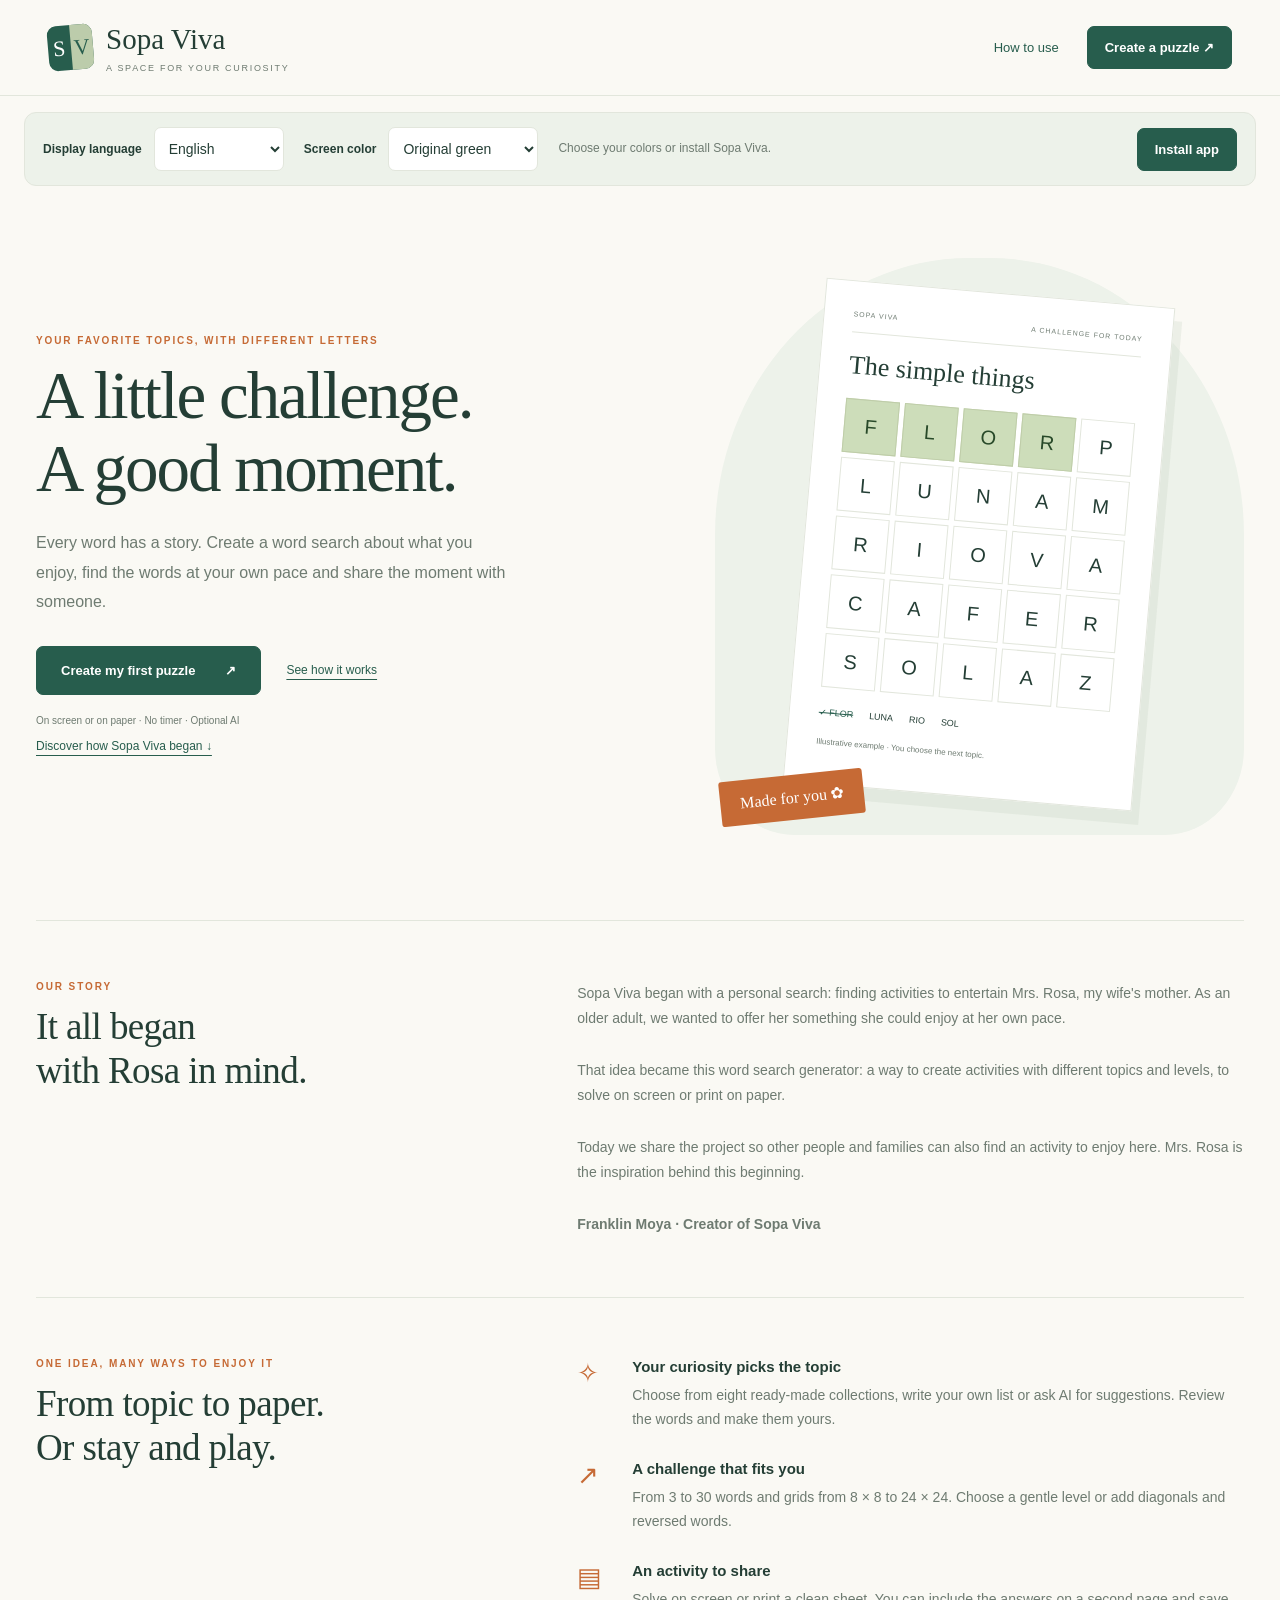
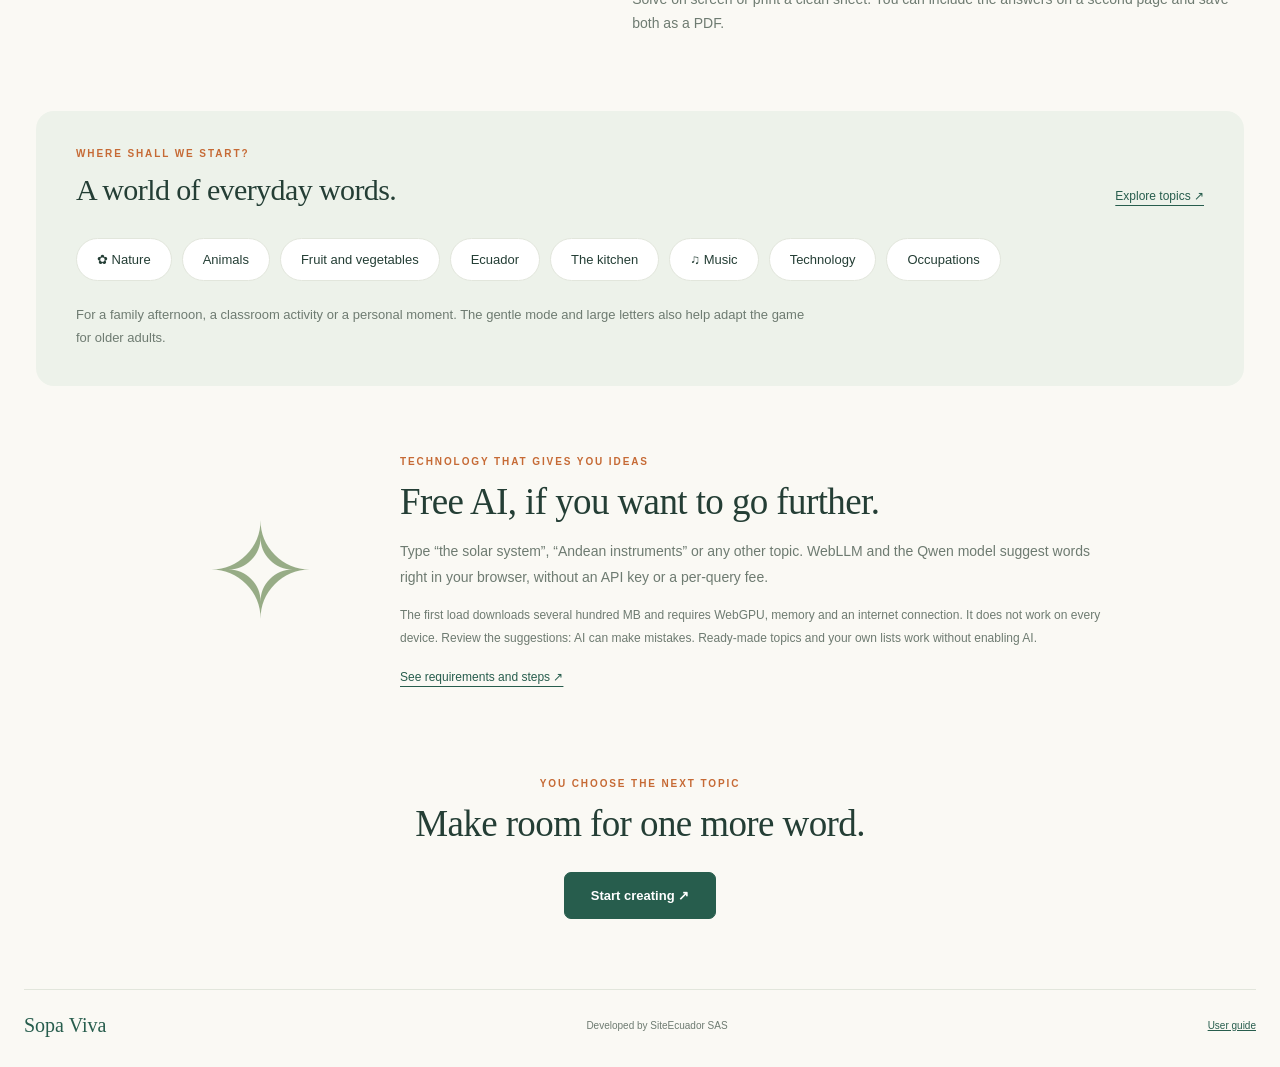
<file: index.html>
<!doctype html><html lang="es"><head><meta charset="UTF-8"><meta name="viewport" content="width=device-width, initial-scale=1"><meta name="theme-color" content="#275d4d"><meta name="description" content="Sopa Viva: crea sopas de letras temáticas, juega en pantalla o imprime una actividad para compartir. Con IA local gratuita opcional."><title>Sopa Viva · Una palabra a la vez</title><link rel="stylesheet" href="style.css"><link rel="stylesheet" href="pages.css"><link rel="manifest" href="manifest.webmanifest"><link rel="apple-touch-icon" href="icons/apple-touch-icon.png"><meta name="apple-mobile-web-app-capable" content="yes"><meta name="apple-mobile-web-app-title" content="Sopa Viva"><link rel="icon" href="icons/icon-192.png"><link rel="stylesheet" href="themes.css"><script src="theme-init.js"></script><script src="i18n-data.js" defer></script><script src="i18n.js" defer></script><script src="pwa.js" defer></script></head><body>
<header class="top"><a href="./" class="brand"><span class="brand-icon" aria-hidden="true">S<span>V</span></span><span>Sopa Viva<small>UN ESPACIO PARA TU CURIOSIDAD</small></span></a><nav class="page-nav"><a href="como-usar.html">Cómo se usa</a><a href="generador.html" class="primary">Crear una sopa ↗</a></nav></header>
<main class="landing"><section class="hero"><div><p class="eyebrow">TUS TEMAS FAVORITOS, CON OTRAS LETRAS</p><h1>Un pequeño reto.<br>Un buen momento.</h1><p class="hero-copy">Hay historias en cada palabra. Crea una sopa de letras sobre lo que te gusta, encuéntralas a tu ritmo y comparte el momento con alguien más.</p><div class="hero-actions"><a class="primary" href="generador.html">Crear mi primera sopa <span aria-hidden="true">↗</span></a><a class="quiet-link" href="como-usar.html">Ver cómo funciona</a></div><p class="hero-note">En pantalla o en papel · Sin cronómetro · IA opcional</p><a class="quiet-link" href="#historia">Conoce cómo nació Sopa Viva ↓</a></div><div class="hero-art"><div class="paper-demo"><div class="demo-cap"><span>SOPA VIVA</span><span>UN RETO PARA HOY</span></div><h2>Las cosas simples</h2><div class="demo-grid" aria-label="Ejemplo ilustrativo de sopa de letras"><span class="hi">F</span><span class="hi">L</span><span class="hi">O</span><span class="hi">R</span><span>P</span><span>L</span><span>U</span><span>N</span><span>A</span><span>M</span><span>R</span><span>I</span><span>O</span><span>V</span><span>A</span><span>C</span><span>A</span><span>F</span><span>E</span><span>R</span><span>S</span><span>O</span><span>L</span><span>A</span><span>Z</span></div><div class="demo-words"><span>✓ FLOR</span><span>LUNA</span><span>RIO</span><span>SOL</span></div><p>Ejemplo ilustrativo · Tú eliges el próximo tema.</p></div><span class="art-tag">Hecha a tu medida ✿</span></div></section>
<section id="historia" class="experience" aria-labelledby="historia-titulo"><div class="section-intro"><p class="eyebrow">NUESTRA HISTORIA</p><h2 id="historia-titulo">Todo comenzó<br>pensando en Rosa.</h2></div><div class="experience-items"><p>Sopa Viva nació de una búsqueda muy cercana: encontrar actividades para que la Sra. Rosa, la mamá de mi esposa, pudiera entretenerse. Como persona adulta mayor, queríamos ofrecerle una propuesta que pudiera disfrutar a su propio ritmo.</p><p>De esa idea surgió este generador de sopas de letras: una forma de crear actividades con distintos temas y niveles, para resolver en pantalla o imprimir y llevar al papel.</p><p>Hoy compartimos el proyecto para que otras personas y familias también puedan encontrar aquí una actividad para disfrutar. La Sra. Rosa es la inspiración de este comienzo.</p><p><strong>Franklin Moya · Creador de Sopa Viva</strong></p></div></section>
<section class="experience"><div class="section-intro"><p class="eyebrow">UNA IDEA, MUCHAS FORMAS DE DISFRUTARLA</p><h2>Del tema al papel.<br>O quédate a jugar.</h2></div><div class="experience-items"><article><span class="feature-mark">✧</span><div><h3>Tu curiosidad pone el tema</h3><p>Elige entre ocho colecciones preparadas, escribe tu lista o pide sugerencias a la IA. Revisa las palabras y hazlas tuyas.</p></div></article><article><span class="feature-mark">↗</span><div><h3>Un reto a tu medida</h3><p>De 3 a 30 palabras y cuadrículas de 8 × 8 a 24 × 24. Escoge un nivel tranquilo o añade diagonales y palabras al revés.</p></div></article><article><span class="feature-mark">▤</span><div><h3>Una actividad para compartir</h3><p>Resuelve en pantalla o imprime una hoja limpia. Puedes incluir la solución en una segunda página y guardar ambas como PDF.</p></div></article></div></section>
<section class="theme-section"><div class="theme-heading"><div><p class="eyebrow">¿POR DÓNDE EMPEZAMOS?</p><h2>Un mundo de palabras cotidianas.</h2></div><a class="quiet-link" href="generador.html">Explorar los temas ↗</a></div><div class="theme-tags"><span>✿ Naturaleza</span><span>Animales</span><span>Frutas y verduras</span><span>Ecuador</span><span>La cocina</span><span>♫ Música</span><span>Tecnología</span><span>Oficios</span></div><p>Para una tarde en familia, una actividad en clase o un momento personal. El modo tranquilo y la letra grande también permiten adaptar el juego a personas adultas mayores.</p></section>
<section class="ai-section"><div class="ai-symbol" aria-hidden="true">✧</div><div><p class="eyebrow">TECNOLOGÍA QUE TE DA IDEAS</p><h2>IA gratuita, si quieres ir más allá.</h2><p>Escribe «el sistema solar», «instrumentos andinos» o cualquier otro tema. WebLLM y el modelo Qwen sugieren palabras directamente en tu navegador, sin una clave de API ni pago por consulta.</p><p class="hint">La primera carga descarga varios cientos de MB y requiere WebGPU, memoria y conexión. No funciona en todos los equipos. Revisa las sugerencias: la IA puede equivocarse. Los temas preparados y las listas propias funcionan sin activar la IA.</p><a class="quiet-link" href="como-usar.html#ia">Conoce los requisitos y los pasos ↗</a></div></section>
<section class="last-cta"><p class="eyebrow">EL PRÓXIMO TEMA LO ELIGES TÚ</p><h2>Haz espacio para una palabra más.</h2><a class="primary" href="generador.html">Empezar a crear ↗</a></section></main><footer class="footer"><span class="brand-name">Sopa Viva</span><span>Desarrollado por SiteEcuador SAS</span><a href="como-usar.html">Guía de uso</a></footer></body></html>
</file>
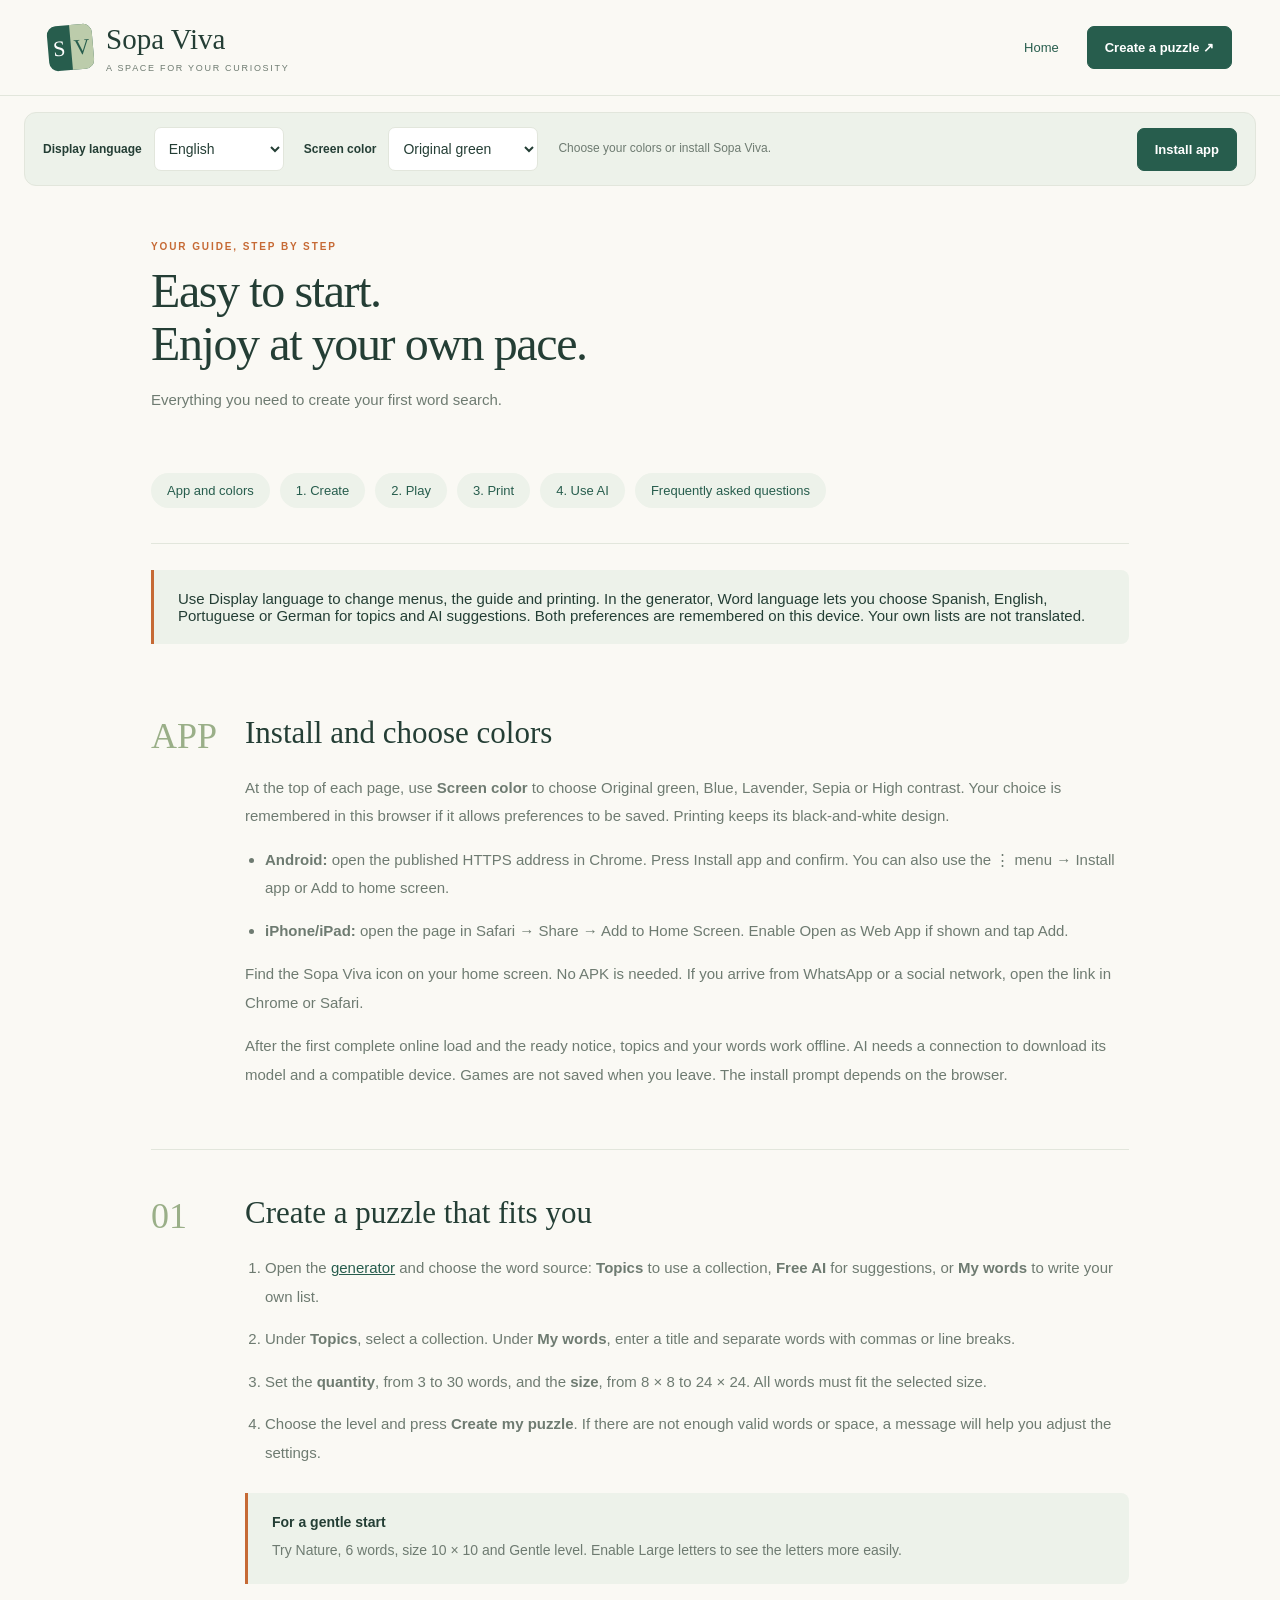
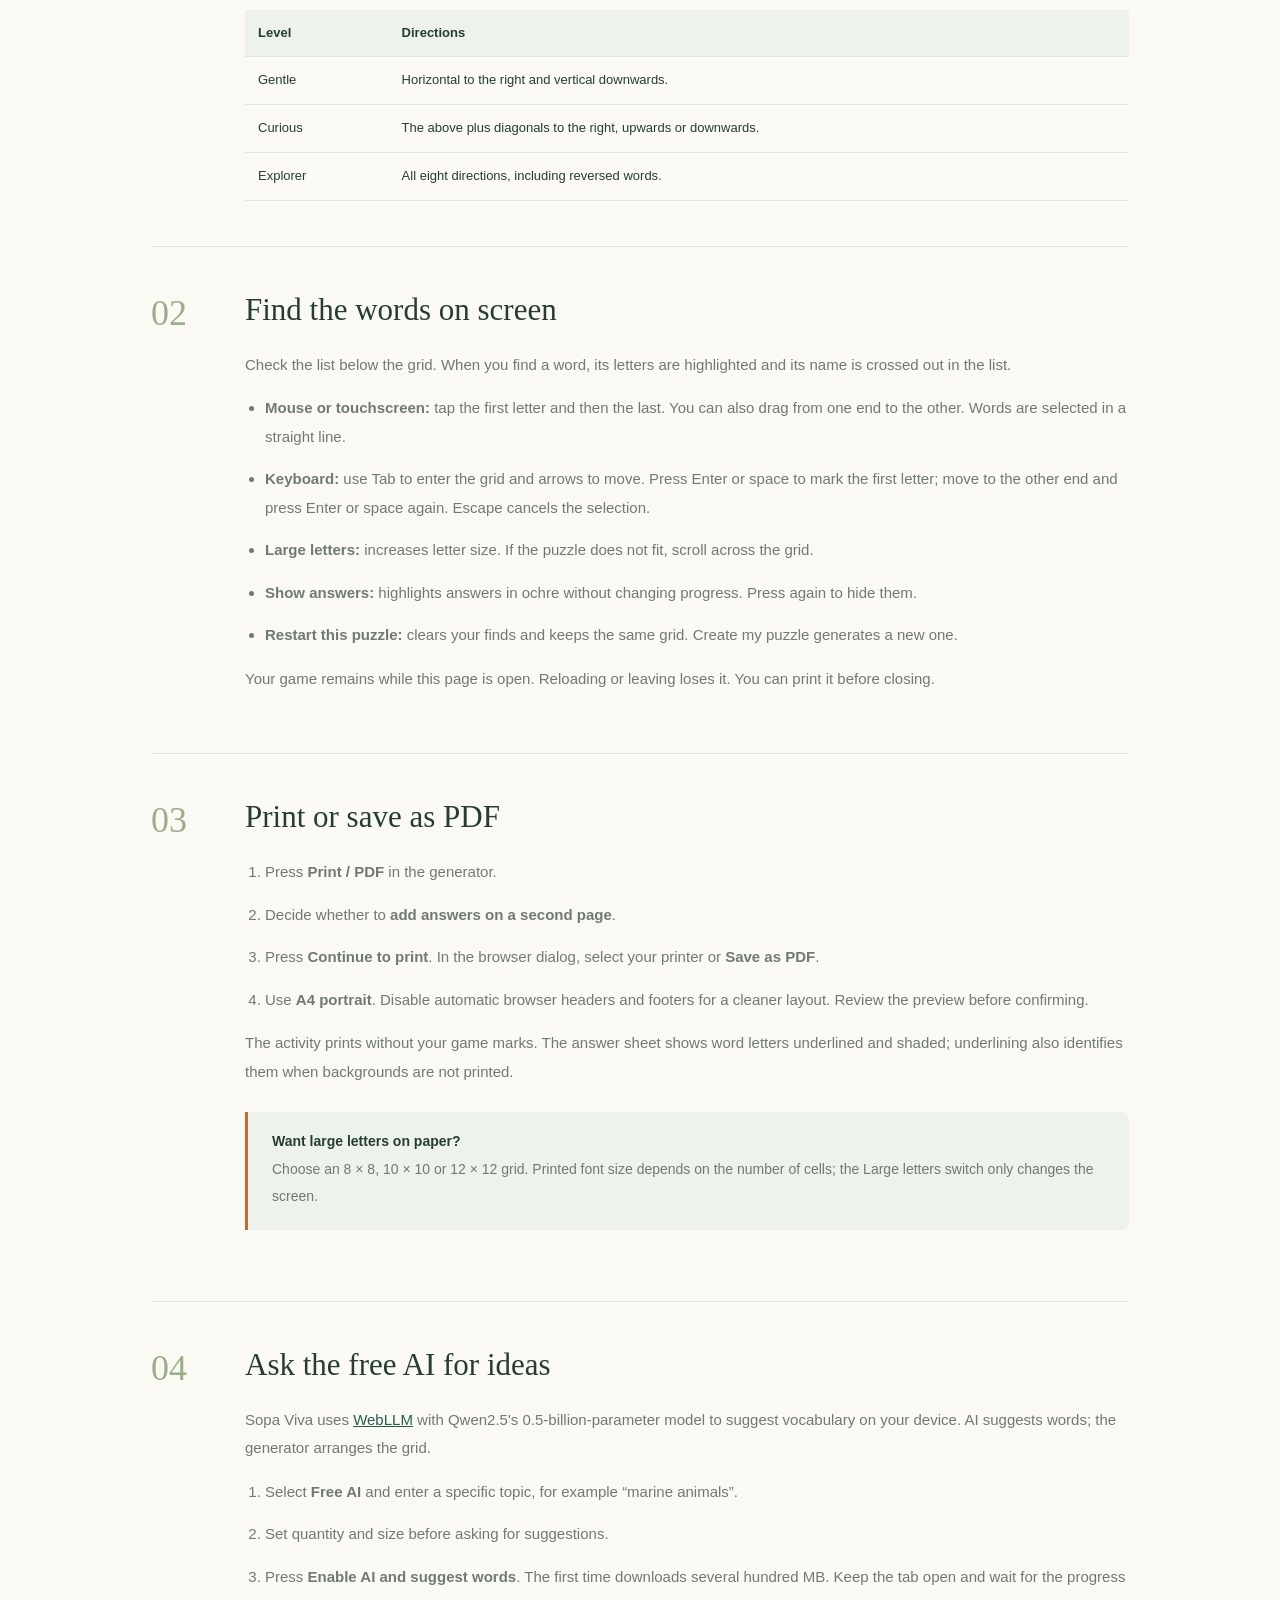
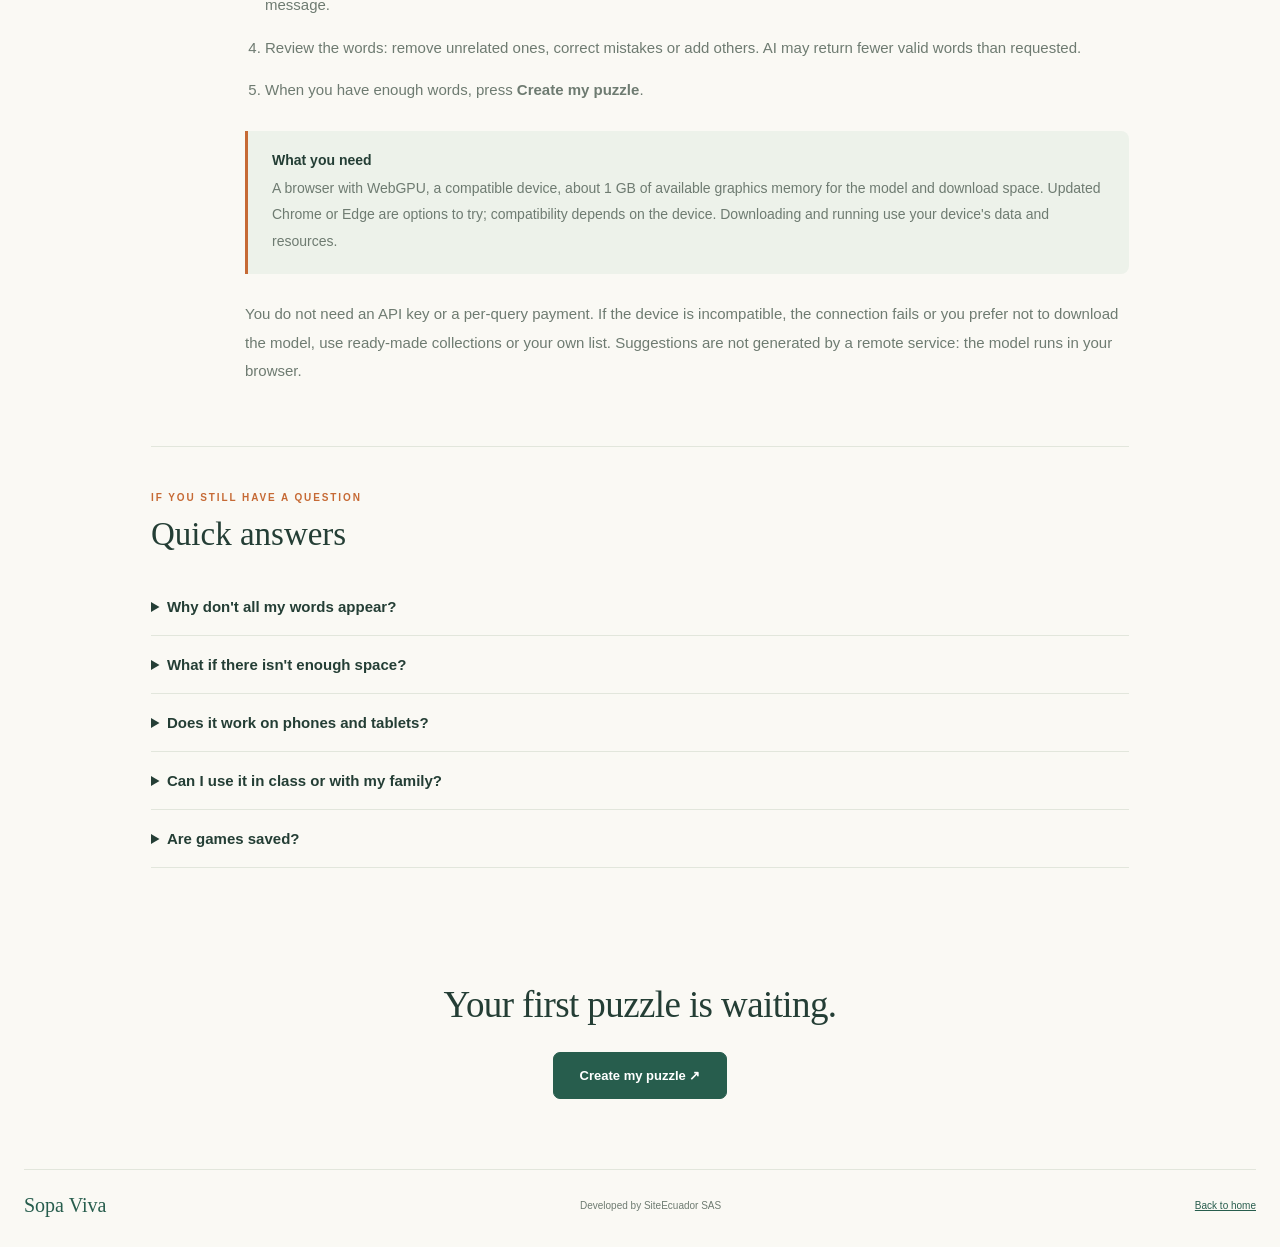
<file: como-usar.html>
<!doctype html><html lang="es"><head><meta charset="UTF-8"><meta name="viewport" content="width=device-width, initial-scale=1"><title>Cómo se usa · Sopa Viva</title><meta name="description" content="Guía paso a paso para crear, resolver e imprimir sopas de letras con Sopa Viva."><link rel="stylesheet" href="style.css"><link rel="stylesheet" href="pages.css"><link rel="manifest" href="manifest.webmanifest"><link rel="apple-touch-icon" href="icons/apple-touch-icon.png"><meta name="apple-mobile-web-app-capable" content="yes"><meta name="apple-mobile-web-app-title" content="Sopa Viva"><link rel="icon" href="icons/icon-192.png"><link rel="stylesheet" href="themes.css"><script src="theme-init.js"></script><script src="i18n-data.js" defer></script><script src="i18n.js" defer></script><script src="pwa.js" defer></script></head><body><header class="top"><a href="./" class="brand"><span class="brand-icon" aria-hidden="true">S<span>V</span></span><span>Sopa Viva<small>UN ESPACIO PARA TU CURIOSIDAD</small></span></a><nav class="page-nav"><a href="./">Inicio</a><a href="generador.html" class="primary">Crear una sopa ↗</a></nav></header><main class="guide"><div class="guide-title"><p class="eyebrow">TU GUÍA, PASO A PASO</p><h1>Fácil de empezar.<br>A tu ritmo para disfrutar.</h1><p>Todo lo que necesitas para crear tu primera sopa de letras.</p></div><nav class="guide-index" aria-label="Contenido de la guía"><a href="#instalar">App y colores</a><a href="#crear">1. Crear</a><a href="#jugar">2. Jugar</a><a href="#imprimir">3. Imprimir</a><a href="#ia">4. Usar la IA</a><a href="#dudas">Dudas frecuentes</a></nav>
<p class="guide-example">Usa Idioma de pantalla para cambiar los menús, la guía y la impresión. En el generador, Idioma de las palabras permite elegir español, inglés, portugués o alemán para los temas y las sugerencias de IA. Ambas preferencias se recuerdan en este dispositivo. Tus listas propias no se traducen.</p><section id="instalar" class="guide-section"><span class="guide-number">APP</span><div><h2>Instalar y elegir los colores</h2><p>En la parte superior de cada página, usa <strong>Color de pantalla</strong> para elegir Verde original, Azul, Lavanda, Sepia o Alto contraste. Tu elección se recuerda en este navegador si permite guardar preferencias. La impresión conserva su diseño en blanco y negro.</p><ul><li><strong>Android:</strong> abre la dirección publicada con HTTPS en Chrome. Pulsa Instalar app y confirma. También puedes usar el menú ⋮ → Instalar aplicación o Agregar a pantalla de inicio.</li><li><strong>iPhone/iPad:</strong> abre la página en Safari → Compartir → Agregar a pantalla de inicio. Activa Abrir como app web si aparece y pulsa Agregar.</li></ul><p>Busca el icono de Sopa Viva en tu pantalla de inicio. No necesitas un APK. Si entras desde WhatsApp o una red social, abre el enlace en Chrome o Safari.</p><p>Tras la primera carga completa con internet y el aviso de que está preparada, puedes usar los temas y tus palabras sin conexión. La IA necesita conexión para descargar el modelo y un equipo compatible. Las partidas no se guardan al salir. La disponibilidad del cuadro de instalación depende del navegador.</p></div></section><section id="crear" class="guide-section"><span class="guide-number">01</span><div><h2>Crea una sopa a tu medida</h2><ol><li>Abre el <a href="generador.html">generador</a> y escoge el origen de las palabras: <b>Temas</b> para usar una colección, <b>IA gratis</b> para pedir sugerencias o <b>Mis palabras</b> para escribir una lista propia.</li><li>En <b>Temas</b>, selecciona una colección. En <b>Mis palabras</b>, escribe un título y separa las palabras con comas o saltos de línea.</li><li>Indica la <b>cantidad</b>, entre 3 y 30 palabras, y el <b>tamaño</b>, entre 8 × 8 y 24 × 24. Todas las palabras deben caber en el tamaño seleccionado.</li><li>Elige el nivel y pulsa <b>Crear mi sopa</b>. Si faltan palabras válidas o espacio, verás un mensaje para ajustar las opciones.</li></ol><div class="guide-example"><strong>Para empezar con calma</strong><p>Prueba Naturaleza, 6 palabras, tamaño 10 × 10 y nivel Tranquilo. Activa Letra grande si quieres ver las letras con más facilidad.</p></div><table><thead><tr><th>Nivel</th><th>Direcciones</th></tr></thead><tbody><tr><td>Tranquilo</td><td>Horizontal hacia la derecha y vertical hacia abajo.</td></tr><tr><td>Curioso</td><td>Las anteriores y diagonales hacia la derecha, subiendo o bajando.</td></tr><tr><td>Explorador</td><td>Las ocho direcciones, incluidas palabras al revés.</td></tr></tbody></table></div></section>
<section id="jugar" class="guide-section"><span class="guide-number">02</span><div><h2>Encuentra las palabras en pantalla</h2><p>Consulta la lista debajo de la cuadrícula. Al encontrar una palabra, sus letras se colorean en verde y su nombre se tacha en la lista.</p><ul><li><b>Ratón o pantalla táctil:</b> toca la primera letra y después la última. También puedes arrastrar desde un extremo al otro. Las palabras se seleccionan en línea recta.</li><li><b>Teclado:</b> usa Tab para entrar en la cuadrícula y las flechas para moverte. Pulsa Enter o espacio para marcar la primera letra; muévete al otro extremo y vuelve a pulsar Enter o espacio. Escape cancela la selección.</li><li><b>Letra grande:</b> aumenta las letras. Si la sopa no cabe, desplázate por la cuadrícula.</li><li><b>Ver solución:</b> resalta las respuestas en ocre sin cambiar tu progreso. Pulsa de nuevo para ocultarlas.</li><li><b>Reiniciar esta sopa:</b> borra tus aciertos y conserva la misma cuadrícula. Crear mi sopa genera otra.</li></ul><p>La partida permanece mientras mantengas abierta esta página. Al recargar o salir se pierde. Puedes imprimirla antes de cerrar.</p></div></section>
<section id="imprimir" class="guide-section"><span class="guide-number">03</span><div><h2>Imprime o guarda como PDF</h2><ol><li>Pulsa <b>Imprimir / PDF</b> en el generador.</li><li>Decide si quieres <b>añadir la solución en una segunda página</b>.</li><li>Pulsa <b>Continuar a imprimir</b>. En el cuadro del navegador, selecciona tu impresora o <b>Guardar como PDF</b>.</li><li>Usa papel <b>A4 vertical</b>. Desactiva los encabezados y pies automáticos del navegador para una presentación más limpia. Revisa la vista previa antes de confirmar.</li></ol><p>La actividad sale sin tus marcas de juego. La hoja de respuestas muestra las letras de las palabras subrayadas y sombreadas; el subrayado permite identificarlas también sin imprimir fondos.</p><div class="guide-example"><strong>¿Quieres letras grandes en papel?</strong><p>Elige una cuadrícula de 8 × 8, 10 × 10 o 12 × 12. El tamaño de letra impreso depende de la cantidad de casillas; el interruptor Letra grande solo cambia la pantalla.</p></div></div></section>
<section id="ia" class="guide-section"><span class="guide-number">04</span><div><h2>Pide ideas a la IA gratuita</h2><p>Sopa Viva usa <a href="https://webllm.mlc.ai/" target="_blank" rel="noopener">WebLLM</a> con Qwen2.5 de 0,5 mil millones de parámetros para sugerir vocabulario en tu dispositivo. La IA propone palabras; el generador organiza la cuadrícula.</p><ol><li>Selecciona <b>IA gratis</b> y escribe un tema concreto, por ejemplo «animales marinos».</li><li>Configura la cantidad y el tamaño antes de pedir las sugerencias.</li><li>Pulsa <b>Activar IA y sugerir palabras</b>. La primera vez se descargan varios cientos de MB. Mantén la pestaña abierta y espera el mensaje de progreso.</li><li>Revisa las palabras: elimina las que no correspondan al tema, corrige errores o agrega otras. La IA puede dar menos palabras válidas que las solicitadas.</li><li>Cuando tengas suficientes palabras, pulsa <b>Crear mi sopa</b>.</li></ol><div class="guide-example"><strong>Qué necesitas</strong><p>Un navegador con WebGPU, un equipo compatible, aproximadamente 1 GB de memoria gráfica disponible para el modelo y espacio para la descarga. Chrome o Edge actualizados son una opción para probar; la compatibilidad depende del equipo. La descarga y el uso consumen datos y recursos de tu dispositivo.</p></div><p>No necesitas clave de API ni pagar por cada consulta. Si el equipo no es compatible, falla la conexión o no quieres descargar el modelo, usa las colecciones preparadas o escribe tu lista. Las sugerencias no se generan con un servicio remoto: el modelo se ejecuta en tu navegador.</p></div></section>
<section id="dudas" class="faq"><p class="eyebrow">SI TE QUEDA UNA DUDA</p><h2>Respuestas rápidas</h2><details><summary>¿Por qué no aparecen todas mis palabras?</summary><p>Solo se usan palabras únicas de 2 letras en adelante que caben en el tamaño elegido. Se eliminan tildes y espacios, manteniendo la Ñ. Si tu lista supera la cantidad indicada, se toman las primeras palabras válidas hasta completar esa cantidad.</p></details><details><summary>¿Qué hago si no hay espacio?</summary><p>Aumenta el tamaño, reduce la cantidad o usa palabras más cortas. Una lista de palabras largas puede necesitar una cuadrícula mayor incluso si cada palabra cabe por separado.</p></details><details><summary>¿Funciona en móviles y tabletas?</summary><p>El generador y el juego están adaptados a pantallas pequeñas. Para tableros grandes puedes activar Letra grande y desplazarte. La IA depende del soporte de WebGPU y los recursos del dispositivo.</p></details><details><summary>¿Puedo usarlo en una clase o con mi familia?</summary><p>Sí. Puedes escribir vocabulario de una lección o un tema familiar e imprimir la actividad. El nivel tranquilo, las cuadrículas pequeñas y el juego sin cronómetro permiten ajustar la experiencia a cada persona.</p></details><details><summary>¿Se guardan mis partidas?</summary><p>Esta primera versión no guarda partidas ni tiene cuentas propias. Si recargas la página, se crea una sopa nueva. Imprime o guarda un PDF para conservar la actividad.</p></details></section><section class="last-cta"><h2>Tu primera sopa te está esperando.</h2><a class="primary" href="generador.html">Crear mi sopa ↗</a></section></main><footer class="footer"><span class="brand-name">Sopa Viva</span><span>Desarrollado por SiteEcuador SAS</span><a href="./">Volver al inicio</a></footer></body></html>
</file>
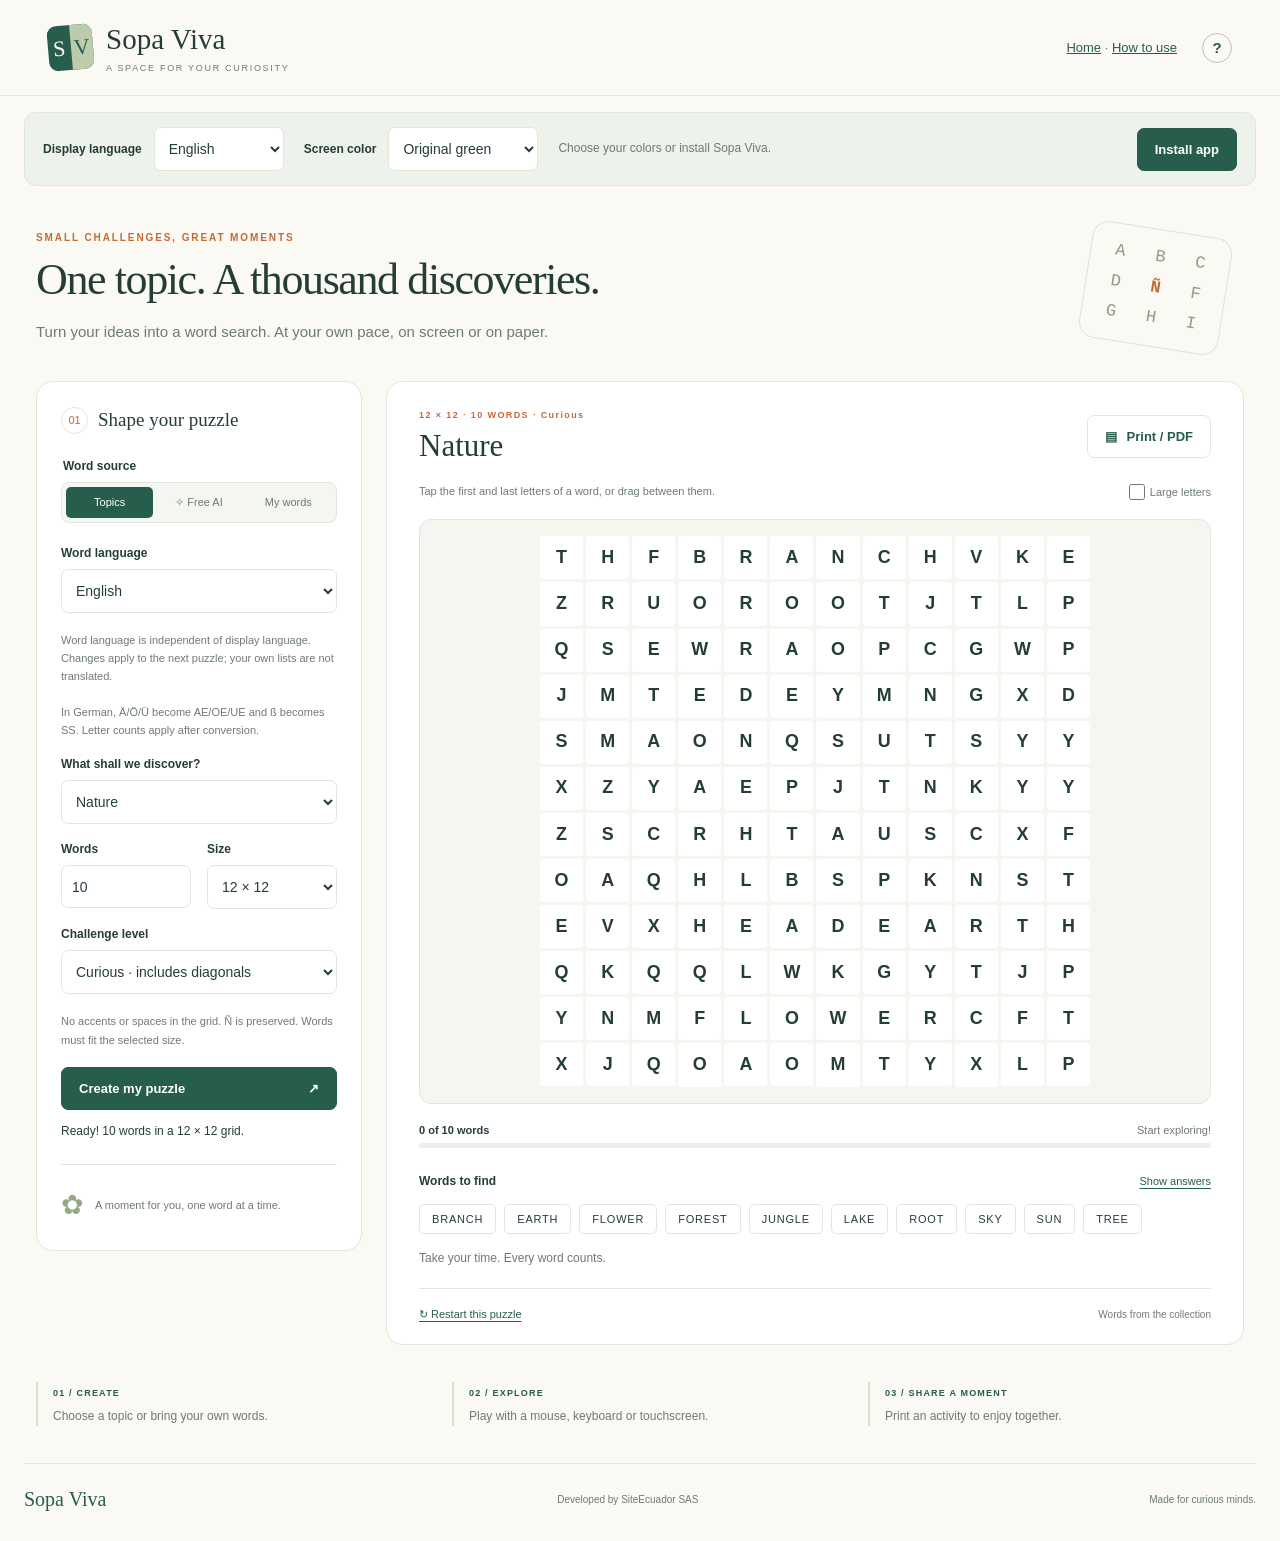
<file: generador.html>
<!doctype html>
<html lang="es"><head><meta charset="UTF-8"><meta name="viewport" content="width=device-width, initial-scale=1"><meta name="theme-color" content="#275d4d"><meta name="description" content="Crea sopas de letras por tema, resuélvelas en pantalla o imprímelas. Incluye IA local gratuita y palabras personalizadas."><title>Sopa Viva · Crea, encuentra, disfruta</title><link rel="stylesheet" href="style.css"><link rel="manifest" href="manifest.webmanifest"><link rel="apple-touch-icon" href="icons/apple-touch-icon.png"><meta name="apple-mobile-web-app-capable" content="yes"><meta name="apple-mobile-web-app-title" content="Sopa Viva"><link rel="icon" href="icons/icon-192.png"><link rel="stylesheet" href="themes.css"><script src="theme-init.js"></script><script src="i18n-data.js" defer></script><script src="i18n.js" defer></script><script src="pwa.js" defer></script></head>
<body>
<header class="top"><a href="./" class="brand"><span class="brand-icon" aria-hidden="true">S<span>V</span></span><span>Sopa Viva<small>UN ESPACIO PARA TU CURIOSIDAD</small></span></a><nav class="top-note"><a href="./">Inicio</a> · <a href="como-usar.html">Cómo se usa</a></nav><button id="helpBtn" class="icon-btn" aria-label="Cómo jugar">?</button></header>
<main>
<section class="intro"><div><p class="eyebrow">PEQUEÑOS RETOS, GRANDES MOMENTOS</p><h1>Un tema. Mil descubrimientos.</h1><p>Transforma tus ideas en una sopa de letras. A tu ritmo, en pantalla o en papel.</p></div><span class="intro-stamp" aria-hidden="true">A B C<br>D <b>Ñ</b> F<br>G H I</span></section>
<div class="workspace">
<aside class="settings card"><div class="section-label"><span class="step">01</span><h2>Dale forma a tu sopa</h2></div>
<form id="settingsForm">
<fieldset class="mode-group"><legend>Origen de las palabras</legend><div class="segments"><button type="button" data-mode="bank" aria-pressed="true">Temas</button><button type="button" data-mode="ai" aria-pressed="false">✧ IA gratis</button><button type="button" data-mode="own" aria-pressed="false">Mis palabras</button></div></fieldset>
<label for="wordLanguage">Idioma de las palabras</label><select id="wordLanguage"><option value="es">Español</option><option value="en">English</option><option value="pt">Português</option><option value="de">Deutsch</option></select><p class="hint">El idioma de las palabras es independiente del idioma de la pantalla. Cambiarlo se aplica a la próxima sopa; tus listas propias no se traducen.</p><p class="hint">En alemán, Ä/Ö/Ü se escriben AE/OE/UE y ß se escribe SS. Se cuentan las letras después de esta conversión.</p><div id="bankPanel"><label for="bank">¿Qué vamos a descubrir?</label><select id="bank"></select></div>
<div id="aiPanel" hidden><label for="topic">Escribe cualquier tema</label><input id="topic" maxlength="100" placeholder="Ej.: el sistema solar"><div class="ai-info"><strong>Tu IA, en este dispositivo</strong><p>Sin clave y sin pago por consulta. La primera carga descarga varios cientos de MB. Necesita WebGPU y memoria disponible; puede tardar varios minutos.</p><a href="https://webllm.mlc.ai/" target="_blank" rel="noopener">Cómo funciona WebLLM ↗</a></div><button type="button" id="suggest" class="secondary full">✧ Activar IA y sugerir palabras</button><p id="aiStatus" class="hint" role="status"></p><label for="aiWords">Revisa las sugerencias</label><textarea id="aiWords" rows="4" placeholder="Las palabras aparecerán aquí; puedes corregirlas."></textarea></div>
<div id="ownPanel" hidden><label for="ownTitle">Título de tu sopa</label><input id="ownTitle" maxlength="100" placeholder="Ej.: recuerdos de mi infancia"><label for="ownWords">Tus palabras</label><textarea id="ownWords" rows="5" placeholder="FAMILIA, ESCUELA, AMIGOS..."></textarea><p class="hint">Sepáralas con comas o saltos de línea.</p></div>
<div class="two-fields"><div><label for="count">Palabras</label><input id="count" type="number" min="3" max="30" value="10" required></div><div><label for="size">Tamaño</label><select id="size"><option value="8">8 × 8</option><option value="10">10 × 10</option><option value="12" selected>12 × 12</option><option value="15">15 × 15</option><option value="18">18 × 18</option><option value="20">20 × 20</option><option value="24">24 × 24</option></select></div></div>
<label for="level">Nivel del reto</label><select id="level"><option value="easy">Tranquilo · horizontal y vertical</option><option value="medium" selected>Curioso · incluye diagonales</option><option value="hard">Explorador · todas las direcciones</option></select>
<p class="hint">Sin tildes ni espacios en la cuadrícula. La Ñ se conserva. Las palabras deben caber en el tamaño elegido.</p>
<button type="submit" id="create" class="primary full">Crear mi sopa <span aria-hidden="true">↗</span></button><p id="formStatus" role="status" class="status"></p>
</form><div class="sidebar-foot"><span aria-hidden="true">✿</span> Un ratito para ti, una palabra a la vez.</div></aside>
<section class="game card" aria-labelledby="puzzleTitle"><div class="game-top"><div><p class="eyebrow" id="puzzleMeta">TU RETO DE HOY</p><h2 id="puzzleTitle">Naturaleza</h2></div><button id="print" class="secondary">▤ <span>Imprimir / PDF</span></button></div>
<div class="play-tools"><p id="instructions">Toca la primera y la última letra de una palabra, o arrastra entre ellas.</p><label class="switch"><input type="checkbox" id="large"><span>Letra grande</span></label></div>
<div class="board-wrap"><div id="board" role="group" aria-label="Sopa de letras"></div></div>
<div class="progress-row"><span id="progressText">0 de 10 palabras</span><span id="progressMessage">¡Empieza a explorar!</span></div><progress id="progress" value="0" max="10" aria-label="Palabras encontradas"></progress>
<div class="word-heading"><h3>Palabras por encontrar</h3><button class="text-btn" id="solution" aria-pressed="false">Ver solución</button></div><ul id="wordList" class="words"></ul><p id="playStatus" role="status" class="play-status">Sin prisa. Cada palabra cuenta.</p>
<div class="game-footer"><button id="restart" class="text-btn">↻ Reiniciar esta sopa</button><span id="sourceLabel">Palabras de la colección</span></div>
</section></div>
<section class="tips"><div><span>01 / CREA</span><p>Elige un tema o trae tus propias palabras.</p></div><div><span>02 / EXPLORA</span><p>Juega con ratón, teclado o pantalla táctil.</p></div><div><span>03 / COMPARTE UN MOMENTO</span><p>Imprime una actividad para disfrutar en compañía.</p></div></section>
</main><footer class="footer"><span class="brand-name">Sopa Viva</span><span>Desarrollado por SiteEcuador SAS</span><span>Hecho para mentes curiosas.</span></footer>
<dialog id="helpDialog"><button class="close" data-close="helpDialog" aria-label="Cerrar">×</button><p class="eyebrow">BIENVENIDO A SOPA VIVA</p><h2>Encuentra tu próxima palabra</h2><ol><li>Elige el origen, la cantidad y el tamaño. Pulsa <b>Crear mi sopa</b>.</li><li>Toca la primera letra y después la última. También puedes arrastrar. Con teclado, usa Tab para entrar, flechas para moverte y Enter o espacio para marcar los extremos.</li><li>Las palabras encontradas se colorean. Puedes consultar la solución cuando quieras.</li><li>Imprime la actividad con una hoja de respuestas opcional, o usa «Guardar como PDF» en la ventana de impresión.</li></ol><p>La IA es opcional y puede equivocarse. Revisa las sugerencias antes de crear la sopa. Si no es compatible con tu equipo, usa los temas o tus propias palabras.</p><button class="primary" data-close="helpDialog">¡Vamos a jugar!</button></dialog>
<dialog id="printDialog"><button class="close" data-close="printDialog" aria-label="Cerrar">×</button><p class="eyebrow">LLEVA TU RETO AL PAPEL</p><h2>Prepara tu impresión</h2><p>Se imprimirá la sopa limpia, sin las marcas de tu partida.</p><label class="check"><input id="printAnswers" type="checkbox" checked> Añadir la solución en una segunda página</label><p class="hint">Formato A4. Puedes elegir «Guardar como PDF» como destino.</p><button id="doPrint" class="primary full">Continuar a imprimir</button></dialog>
<div id="printArea" aria-hidden="true"></div><script type="module" src="app.mjs"></script></body></html>
</file>
<file: style.css>
:root{--ink:#243e35;--green:#275d4d;--soft:#edf2ea;--muted:#6e7b71;--line:#e2e6dc;--orange:#c66a35;--paper:#faf9f4;--display:Georgia,'Times New Roman',serif}*{box-sizing:border-box}body{margin:0;background:var(--paper);color:var(--ink);font-family:Arial,Helvetica,sans-serif;font-size:15px}button,input,select,textarea{font:inherit}button,a,input,select,textarea{touch-action:manipulation}button{cursor:pointer}button:disabled{opacity:.65;cursor:wait}a{color:var(--green)}button:focus-visible,a:focus-visible,input:focus-visible,select:focus-visible,textarea:focus-visible{outline:3px solid #c66a35;outline-offset:3px}[hidden]{display:none!important}.top{height:96px;border-bottom:1px solid var(--line);display:flex;align-items:center;gap:25px;max-width:1400px;padding:0 48px;margin:auto}.brand{text-decoration:none;display:flex;align-items:center;gap:13px;color:var(--ink);font-family:var(--display);font-size:29px}.brand small{display:block;font:9px Arial;letter-spacing:1.7px;margin-top:7px;color:var(--muted)}.brand-icon{width:45px;height:45px;display:grid;grid-template-columns:1fr 1fr;align-items:center;text-align:center;font:22px var(--display);background:var(--green);color:#fff;border-radius:9px;transform:rotate(-5deg)}.brand-icon span{background:#bcccab;color:var(--green);height:100%;display:flex;align-items:center;justify-content:center;border-radius:0 9px 9px 0}.top-note{margin-left:auto;font-size:13px;color:var(--muted)}.icon-btn{width:30px;height:30px;border:1px solid #b8c3b7;border-radius:50%;background:none;color:var(--green);font-weight:bold}main{max-width:1304px;padding:0 36px;margin:auto}.intro{display:flex;justify-content:space-between;align-items:center;padding:43px 0 34px;gap:30px}.eyebrow{font-size:10px;letter-spacing:1.9px;font-weight:700;color:var(--orange);margin:0 0 13px}h1{font:44px/1.1 var(--display);letter-spacing:-1.4px;margin:0 0 15px}.intro p:not(.eyebrow){color:var(--muted);margin:0;line-height:1.6}.intro-stamp{font:17px/1.8 monospace;letter-spacing:10px;padding:12px 14px 12px 24px;border:1px solid #dde4d7;color:#8d9d87;transform:rotate(9deg);border-radius:16px;margin-right:18px}.intro-stamp b{color:var(--orange)}.workspace{display:grid;grid-template-columns:326px minmax(0,1fr);gap:24px;align-items:start}.card{background:#fff;border:1px solid var(--line);border-radius:17px}.settings{padding:25px 24px}.section-label{display:flex;gap:10px;align-items:center;margin-bottom:25px}h2{font:25px var(--display);margin:0}.section-label h2{font:19px var(--display)}.step{color:var(--orange);font-size:11px;border:1px solid #eddfd0;display:grid;place-items:center;border-radius:50%;width:27px;height:27px}label,legend{font-weight:600;font-size:12px;display:block;margin-bottom:9px}fieldset{border:0;padding:0;margin:0 0 23px}.segments{display:flex;border:1px solid var(--line);border-radius:8px;padding:4px;background:#f7f8f4;gap:2px}.segments button{border:0;background:transparent;padding:9px 3px;flex:1;border-radius:5px;color:var(--muted);font-size:11px;white-space:nowrap}.segments button[aria-pressed=true]{background:var(--green);color:#fff}input:not([type=checkbox]),select,textarea{width:100%;border:1px solid #dce2d7;background:#fff;border-radius:7px;padding:12px 10px;color:var(--ink);font-size:14px;min-height:43px}select{padding-right:4px}textarea{resize:vertical;line-height:1.6}input,select,textarea{margin-bottom:18px}.two-fields{display:grid;grid-template-columns:1fr 1fr;gap:16px}.hint{font-size:11px;color:var(--muted);line-height:1.65;margin:0 0 18px}.primary,.secondary{border-radius:7px;padding:12px 17px;display:inline-flex;justify-content:center;align-items:center;gap:10px;min-height:43px;font-size:13px;font-weight:600}.primary{border:1px solid var(--green);background:var(--green);color:#fff}.primary:hover{background:#194536}.secondary{border:1px solid #d9e0d5;background:white;color:var(--green)}.secondary:hover{background:var(--soft)}.full{width:100%}.primary span{margin-left:auto}.status{font-size:12px;line-height:1.6;margin:12px 0 0}.status.error{color:#a03926}.sidebar-foot{border-top:1px solid var(--line);padding-top:20px;margin-top:23px;display:flex;align-items:center;gap:11px;color:var(--muted);font-size:11px;line-height:1.5}.sidebar-foot span{font-size:27px;color:#93a985}.game{padding:28px 32px 18px}.game-top{display:flex;align-items:center;justify-content:space-between;gap:15px}.game-top h2{font-size:31px;overflow-wrap:anywhere}.game-top .eyebrow{font-size:9px;letter-spacing:1.4px;margin-bottom:8px}.play-tools{display:flex;justify-content:space-between;align-items:center;gap:15px;margin:19px 0}.play-tools p{font-size:11px;color:var(--muted);line-height:1.6;max-width:350px;margin:0}.switch{display:flex;align-items:center;gap:5px;white-space:nowrap;margin:0;color:var(--muted);font-weight:400;font-size:11px}input[type=checkbox]{accent-color:var(--green);width:16px;height:16px;margin:0}.board-wrap{padding:16px;background:#f4f6f0;border:1px solid #e5eadf;border-radius:12px;overflow:auto}#board{display:grid;grid-template-columns:repeat(var(--n),1fr);gap:3px;max-width:550px;margin:auto;user-select:none;touch-action:none}#board button{aspect-ratio:1;min-width:0;border:0;background:#fff;border-radius:3px;font:600 clamp(12px,1.4vw,20px)/1 Arial;color:#35473c;display:grid;place-items:center;padding:0;position:relative}#board button:hover{background:#e3ebdc}#board button.found{background:#cdddba;color:#284929}#board button.revealed{background:#eed5b7;color:#5f3e1e}#board button.selected{background:#f6c887;color:#543818}#board button.start{outline:2px solid var(--orange);outline-offset:-2px}#board.large{min-width:calc(var(--n)*36px);max-width:none}#board.large button{font-size:23px}.progress-row{display:flex;justify-content:space-between;align-items:center;margin:20px 0 7px;font-size:11px}.progress-row span:first-child{font-weight:700}.progress-row span:last-child{color:var(--muted)}progress{width:100%;height:5px;border:0;appearance:none;border-radius:9px;display:block;background:#edf0e8}progress::-webkit-progress-bar{background:#edf0e8;border-radius:9px}progress::-webkit-progress-value{background:#739365;border-radius:9px}progress::-moz-progress-bar{background:#739365;border-radius:9px}.word-heading{display:flex;justify-content:space-between;align-items:center;margin:22px 0 12px;gap:12px}.word-heading h3{font-size:12px;margin:0}.text-btn{border:0;background:none;padding:5px 0;color:var(--green);font-size:11px;text-decoration:underline;text-underline-offset:3px}.words{list-style:none;margin:0;padding:0;display:flex;flex-wrap:wrap;gap:8px}.words li{padding:8px 12px;border:1px solid #dfe5d9;border-radius:5px;font-size:11px;letter-spacing:.8px;background:#fafbf8}.words li.done{background:#e7efdf;text-decoration:line-through;color:#5f7956}.words li.done:before{content:'✓ ';font-weight:bold}.play-status{font-size:12px;color:var(--muted);margin:17px 0 20px;min-height:17px}.game-footer{border-top:1px solid var(--line);padding-top:14px;display:flex;justify-content:space-between;align-items:center;gap:15px}.game-footer span{font-size:10px;color:var(--muted)}.tips{display:grid;grid-template-columns:repeat(3,1fr);gap:40px;padding:37px 0}.tips>div{border-left:2px solid #d9e2d1;padding-left:15px}.tips span{font-size:9px;font-weight:700;letter-spacing:1.2px;color:var(--green)}.tips p{font-size:12px;line-height:1.6;color:var(--muted);margin:8px 0 0}.footer{max-width:1232px;border-top:1px solid var(--line);margin:0 auto;padding:24px 0 30px;display:flex;justify-content:space-between;align-items:center;gap:18px;font-size:10px;color:var(--muted)}.brand-name{font:20px var(--display);color:var(--green)}.ai-info{background:var(--soft);border-radius:8px;padding:13px;margin-bottom:13px;font-size:11px;line-height:1.6}.ai-info p{margin:5px 0}.ai-info a{font-size:10px}#aiStatus{overflow-wrap:anywhere;margin-top:10px}dialog{border:1px solid var(--line);border-radius:15px;color:var(--ink);max-width:520px;width:calc(100% - 30px);padding:32px;box-shadow:0 20px 90px #1233}dialog::backdrop{background:#18392d70}dialog h2{margin:8px 0 20px}dialog p,dialog li{font-size:14px;line-height:1.7}dialog ol{padding-left:19px}dialog li{padding-bottom:13px}.close{position:absolute;right:15px;top:10px;font-size:27px;background:none;border:0;color:var(--muted)}.check{display:flex;gap:10px;align-items:center;line-height:1.5;margin:20px 0}#printArea{display:none}@media(min-width:1400px){h1{font-size:48px}}@media(max-width:1000px){.workspace{grid-template-columns:290px minmax(0,1fr);gap:18px}main{padding:0 24px}.game{padding:24px 20px}.settings{padding:23px 19px}.play-tools{align-items:start;flex-direction:column;gap:8px}.top{padding:0 24px}.footer{margin:0 24px}.intro-stamp{display:none}#board button{font-size:15px}.board-wrap{padding:10px}}@media(max-width:740px){.top{height:80px;padding:0 20px}.brand{font-size:25px}.brand small{font-size:7px}.top-note{display:none}.icon-btn{margin-left:auto}main{padding:0 16px}.intro{padding:30px 4px 25px}h1{font-size:35px}.intro p:not(.eyebrow){font-size:13px}.eyebrow{font-size:8px;letter-spacing:1.5px}.workspace{grid-template-columns:1fr}.settings{padding:23px}.game{padding:23px 17px}.game-top h2{font-size:28px}.game-top .secondary{font-size:11px;padding:10px}.play-tools{flex-direction:row;align-items:center}.play-tools p{max-width:230px}.board-wrap{padding:8px}#board{gap:2px}#board button{font-size:clamp(10px,3.5vw,20px)}.tips{gap:20px;grid-template-columns:1fr;padding:28px 8px}.footer{margin:0 20px;flex-wrap:wrap}.footer span:last-child{display:none}.game-footer span{max-width:160px;text-align:right}}
@page{size:A4 portrait;margin:15mm}@media print{body{background:#fff;color:#000}body>header,body>main,body>footer,dialog{display:none!important}#printArea{display:block!important}.print-page{break-after:page;font-family:Arial;color:#000}.print-page:last-child{break-after:auto}.print-brand{font-size:10pt;color:#555;margin-bottom:7mm}.print-page h1{font:26pt Georgia;margin:0 0 3mm;letter-spacing:0}.print-meta{font-size:10pt;margin:0 0 7mm}.print-person{display:flex;justify-content:space-between;font-size:10pt;margin:7mm 0}.print-grid{display:grid;grid-template-columns:repeat(var(--n),1fr);width:174mm;height:174mm;border-top:1px solid #888;border-left:1px solid #888}.print-grid span{display:grid;place-items:center;border-right:1px solid #aaa;border-bottom:1px solid #aaa;font:bold var(--print-font) Arial}.print-grid .answer{background:#d6d6d6!important;print-color-adjust:exact;-webkit-print-color-adjust:exact;text-decoration:underline}.print-words{display:flex;flex-wrap:wrap;gap:3mm 6mm;margin:6mm 0;font-size:11pt;line-height:1.5}.print-foot{font-size:8pt;color:#555;margin-top:5mm}.print-page h3{font-size:11pt;margin:7mm 0 0}}
@media print{.print-brand{margin-bottom:3mm}.print-page h1{font-size:24pt;line-height:1.1;margin-bottom:3mm}.print-meta{margin-bottom:3mm;line-height:1.3}.print-person{margin:3mm 0;line-height:1.3}.print-grid{width:160mm;height:160mm;margin:0 auto}.print-words{gap:2mm 4mm;margin:3mm 0;font-size:10pt;line-height:1.3}.print-page h3{margin-top:3mm}.print-foot{margin-top:3mm;font-size:8pt;line-height:1.3}}
</file>
<file: pages.css>
a.primary{text-decoration:none}html{scroll-behavior:smooth;scroll-padding-top:30px}.page-nav{display:flex;align-items:center;gap:28px;margin-left:auto}.page-nav>a:not(.primary){font-size:13px;color:var(--green);text-decoration:none}.hero{display:grid;grid-template-columns:1.15fr 1fr;gap:70px;align-items:center;padding:72px 0 85px}.hero h1{font-size:67px;line-height:1.08;letter-spacing:-2px}.hero-copy{font-size:16px;line-height:1.85;color:var(--muted);max-width:470px;margin:24px 0 29px}.hero-actions{display:flex;align-items:center;gap:25px}.hero-actions .primary{padding:16px 24px;gap:30px}.quiet-link{color:var(--green);font-size:12px;text-underline-offset:5px;line-height:1.8}.hero-note{font-size:10px;color:var(--muted);margin-top:20px}.hero-art{background:#e8eedf;border-radius:48% 48% 15% 15%;padding:34px 25px 38px;position:relative}.paper-demo{background:#fffdf6;padding:29px;transform:rotate(5deg);box-shadow:8px 13px 0 #bdcbb83b;border:1px solid #dce3d2;max-width:350px;margin:auto}.demo-cap{display:flex;justify-content:space-between;font-size:7px;letter-spacing:1px;color:var(--muted);border-bottom:1px solid var(--line);padding-bottom:14px}.paper-demo h2{font-size:26px;margin:18px 0}.demo-grid{display:grid;grid-template-columns:repeat(5,1fr);gap:5px}.demo-grid span{font:20px Arial;aspect-ratio:1;display:grid;place-items:center;border:1px solid #e7e9dd}.demo-grid .hi{background:#d8e5c7;border-color:#bfcda9}.demo-words{display:flex;gap:16px;font-size:9px;margin:20px 0 0}.demo-words span:first-child{color:var(--green);text-decoration:line-through}.paper-demo p{font-size:8px;color:var(--muted);margin-top:20px}.art-tag{position:absolute;bottom:15px;left:5px;background:#c66a35;color:#fff;padding:13px 20px;border-radius:3px;transform:rotate(-6deg);font:16px var(--display)}.experience{display:grid;grid-template-columns:1fr 1.4fr;gap:65px;padding:60px 0;border-top:1px solid var(--line)}.section-intro h2,.theme-heading h2,.ai-section h2,.last-cta h2{font:37px/1.2 var(--display);letter-spacing:-.6px}.experience-items{display:flex;flex-direction:column;gap:28px}.experience-items article{display:flex;gap:20px}.feature-mark{font:26px var(--display);color:var(--orange);width:35px;flex-shrink:0}.experience-items h3{font-size:15px;margin:0 0 8px}.experience-items p{font-size:14px;line-height:1.75;margin:0;color:var(--muted)}.theme-section{border-radius:18px;padding:37px 40px;background:#edf1e7;margin:15px 0 55px}.theme-heading{display:flex;justify-content:space-between;align-items:end;gap:20px}.theme-heading h2{font-size:30px}.theme-tags{display:flex;gap:10px;flex-wrap:wrap;margin:30px 0 22px}.theme-tags span{background:#fffdf7;border:1px solid #dce5d3;border-radius:30px;padding:13px 20px;font-size:13px}.theme-section>p{max-width:730px;font-size:13px;line-height:1.8;color:var(--muted);margin:0}.ai-section{display:grid;grid-template-columns:180px 1fr;gap:50px;max-width:940px;margin:0 auto;padding:15px 0 30px}.ai-symbol{font:130px var(--display);color:#97ac86;align-self:center;text-align:center}.ai-section p:not(.eyebrow){font-size:14px;line-height:1.85;color:var(--muted)}.ai-section p.hint{font-size:12px}.last-cta{padding:60px 0 70px;text-align:center}.last-cta h2{margin:10px 0 25px}.last-cta .primary{padding:15px 26px}.guide{max-width:1050px}.guide-title{padding:55px 0 30px}.guide-title h1{font-size:48px}.guide-title>p:last-child{line-height:1.8;color:var(--muted)}.guide-index{display:flex;gap:10px;flex-wrap:wrap;padding:15px 0 35px;border-bottom:1px solid var(--line)}.guide-index a{padding:10px 16px;background:#eaf0e3;border-radius:25px;font-size:13px;text-decoration:none}.guide-section{display:grid;grid-template-columns:70px 1fr;gap:24px;padding:45px 0;border-bottom:1px solid var(--line)}.guide-number{font:36px var(--display);color:#9aaf88}.guide-section h2{font-size:31px;margin-bottom:23px}.guide-section p,.guide-section li{line-height:1.9;color:#536557;font-size:15px}.guide-section li{margin-bottom:14px}.guide-section ul,.guide-section ol{padding-left:20px}.guide-example{padding:20px 24px;border-left:3px solid var(--orange);background:#f0f3ea;margin:26px 0;border-radius:0 8px 8px 0}.guide-example strong{font-size:14px}.guide-example p{margin:7px 0 0;font-size:14px}.guide-section table{width:100%;border-collapse:collapse;font-size:13px;line-height:1.6}.guide-section th,.guide-section td{padding:13px;border-bottom:1px solid var(--line);text-align:left}.guide-section th{background:#edf2e8}.faq{padding:45px 0}.faq h2{font-size:33px;margin:10px 0 25px}.faq details{padding:20px 0;border-bottom:1px solid var(--line)}.faq summary{cursor:pointer;font-size:15px;font-weight:600}.faq details p{color:var(--muted);font-size:14px;line-height:1.8;max-width:820px}@media(max-width:950px){.hero{gap:35px}.hero h1{font-size:50px}.paper-demo{padding:20px}.experience{gap:40px}.hero-actions{gap:15px;flex-wrap:wrap}.ai-section{grid-template-columns:100px 1fr;gap:30px}.ai-symbol{font-size:90px}}@media(max-width:740px){.top{gap:10px}.brand small{display:none}.brand-icon{width:34px;height:34px;font-size:18px}.brand{gap:8px;font-size:24px}.page-nav{gap:12px}.page-nav>a:not(.primary){font-size:11px}.page-nav .primary{font-size:11px;padding:10px}.hero{grid-template-columns:1fr;padding:38px 7px 45px;gap:40px}.hero h1{font-size:49px}.hero-copy{font-size:15px}.hero-art{max-width:390px;width:100%;justify-self:center}.paper-demo{padding:25px;max-width:310px}.experience{grid-template-columns:1fr;gap:30px;padding:38px 7px}.section-intro h2,.theme-heading h2,.ai-section h2,.last-cta h2{font-size:31px}.theme-section{padding:28px 22px;margin-bottom:35px}.theme-heading{align-items:start;flex-direction:column}.theme-tags{gap:8px;margin:24px 0}.theme-tags span{padding:10px 15px;font-size:12px}.ai-section{grid-template-columns:1fr;gap:10px;padding:0 7px}.ai-symbol{display:none}.last-cta{padding:45px 7px}.guide-title h1{font-size:36px}.guide-section{grid-template-columns:1fr;gap:12px;padding:30px 5px}.guide-number{font-size:26px}.guide-section h2{font-size:28px}.guide-section p,.guide-section li{font-size:14px}.guide-example{padding:18px}.guide-title{padding:35px 5px 20px}.guide-index{gap:7px}.guide-index a{padding:9px 12px;font-size:11px}}
</file>
<file: themes.css>
:root{--surface:#fff;--field:#fff;--subtle:#f4f6f0;--found-bg:#cdddba;--found-ink:#284929;--reveal-bg:#eed5b7;--reveal-ink:#5f3e1e;--select-bg:#f6c887;--select-ink:#543818}
:root[data-theme=blue]{--ink:#193750;--green:#245480;--soft:#e8f0fa;--muted:#526b80;--line:#cedcea;--orange:#a5441d;--paper:#f3f7fc;--subtle:#eaf1f9;--found-bg:#c5e1f2;--found-ink:#163b59}
:root[data-theme=lavender]{--ink:#3f2c53;--green:#65447f;--soft:#f0e9f6;--muted:#6b587b;--line:#ded2e7;--orange:#9c3b2b;--paper:#faf6fd;--subtle:#f2ecf7;--found-bg:#dfc9ee;--found-ink:#402353}
:root[data-theme=sepia]{--ink:#46321e;--green:#6c4b28;--soft:#efe5d2;--muted:#70604a;--line:#d9c9aa;--orange:#95411b;--paper:#f7efdE;--surface:#fffaec;--field:#fffcf2;--subtle:#f0e4cd;--found-bg:#dacba1;--found-ink:#41351c}
:root[data-theme=contrast]{--ink:#fff;--green:#ffdf66;--soft:#171717;--muted:#eee;--line:#a0a0a0;--orange:#ffdf66;--paper:#000;--surface:#111;--field:#000;--subtle:#171717;--found-bg:#ffdf66;--found-ink:#000;--reveal-bg:#8de0ff;--reveal-ink:#000;--select-bg:#fff;--select-ink:#000}
.app-toolbar{max-width:1232px;margin:16px auto 0;padding:14px 18px;display:flex;align-items:center;gap:20px;border:1px solid var(--line);border-radius:12px;background:var(--soft)}.theme-control{display:flex;align-items:center;gap:12px}.theme-control label{margin:0;white-space:nowrap}.theme-control select{margin:0;min-width:150px;width:auto;background:var(--field)}.app-state{flex:1;font-size:12px;color:var(--muted);line-height:1.6;margin:0}.install-help li{font-size:15px;line-height:1.8;margin-bottom:12px}
@media screen{.card,dialog{background:var(--surface)}input:not([type=checkbox]),select,textarea{background:var(--field);border-color:var(--line)}.secondary{background:var(--surface);border-color:var(--line)}.segments,.board-wrap{background:var(--subtle);border-color:var(--line)}.segments button[aria-pressed=true],.primary{background:var(--green);color:var(--surface);border-color:var(--green)}#board button{background:var(--field);color:var(--ink)}#board button:hover{background:var(--soft)}#board button.found{background:var(--found-bg);color:var(--found-ink)}#board button.revealed{background:var(--reveal-bg);color:var(--reveal-ink)}#board button.selected{background:var(--select-bg);color:var(--select-ink)}.words li{background:var(--field);border-color:var(--line)}.words li.done{background:var(--found-bg);color:var(--found-ink)}.theme-section,.hero-art,.guide-index a,.guide-example,.guide-section th{background:var(--soft)}.theme-tags span{background:var(--surface);border-color:var(--line)}.guide-section p,.guide-section li{color:var(--muted)}:root[data-theme=contrast] .brand-icon{background:#ffdf66;color:#000}:root[data-theme=contrast] .brand-icon span{background:#fff;color:#000}:root[data-theme=contrast] .primary:hover{background:#fff;color:#000}:root[data-theme=contrast] .secondary:hover{background:#333}:root[data-theme=contrast] .hero-note,:root[data-theme=contrast] .hero-note a{color:#fff}}
@media(max-width:1300px){.app-toolbar{margin-left:24px;margin-right:24px}}@media(max-width:740px){.app-toolbar{margin:12px 16px 0;flex-wrap:wrap;gap:12px}.theme-control{width:100%;justify-content:space-between}.theme-control select{flex:1;max-width:220px}.app-state{min-width:140px}.app-toolbar .primary{font-size:12px}}
@media print{.app-toolbar,.install-help{display:none!important}}
@media screen{.paper-demo{background:var(--surface);border-color:var(--line)}.demo-grid span{border-color:var(--line)}.demo-grid .hi{background:var(--found-bg);color:var(--found-ink)}:root[data-theme=contrast] .status.error{color:#ffdf66}:root[data-theme=contrast] .demo-words span:first-child{color:#ffdf66}}

.app-toolbar{flex-wrap:wrap}.app-toolbar .app-state{min-width:170px}.language-control select{min-width:130px}
html[lang=de] .segments button{white-space:normal;min-width:0;overflow-wrap:anywhere}
</file>
